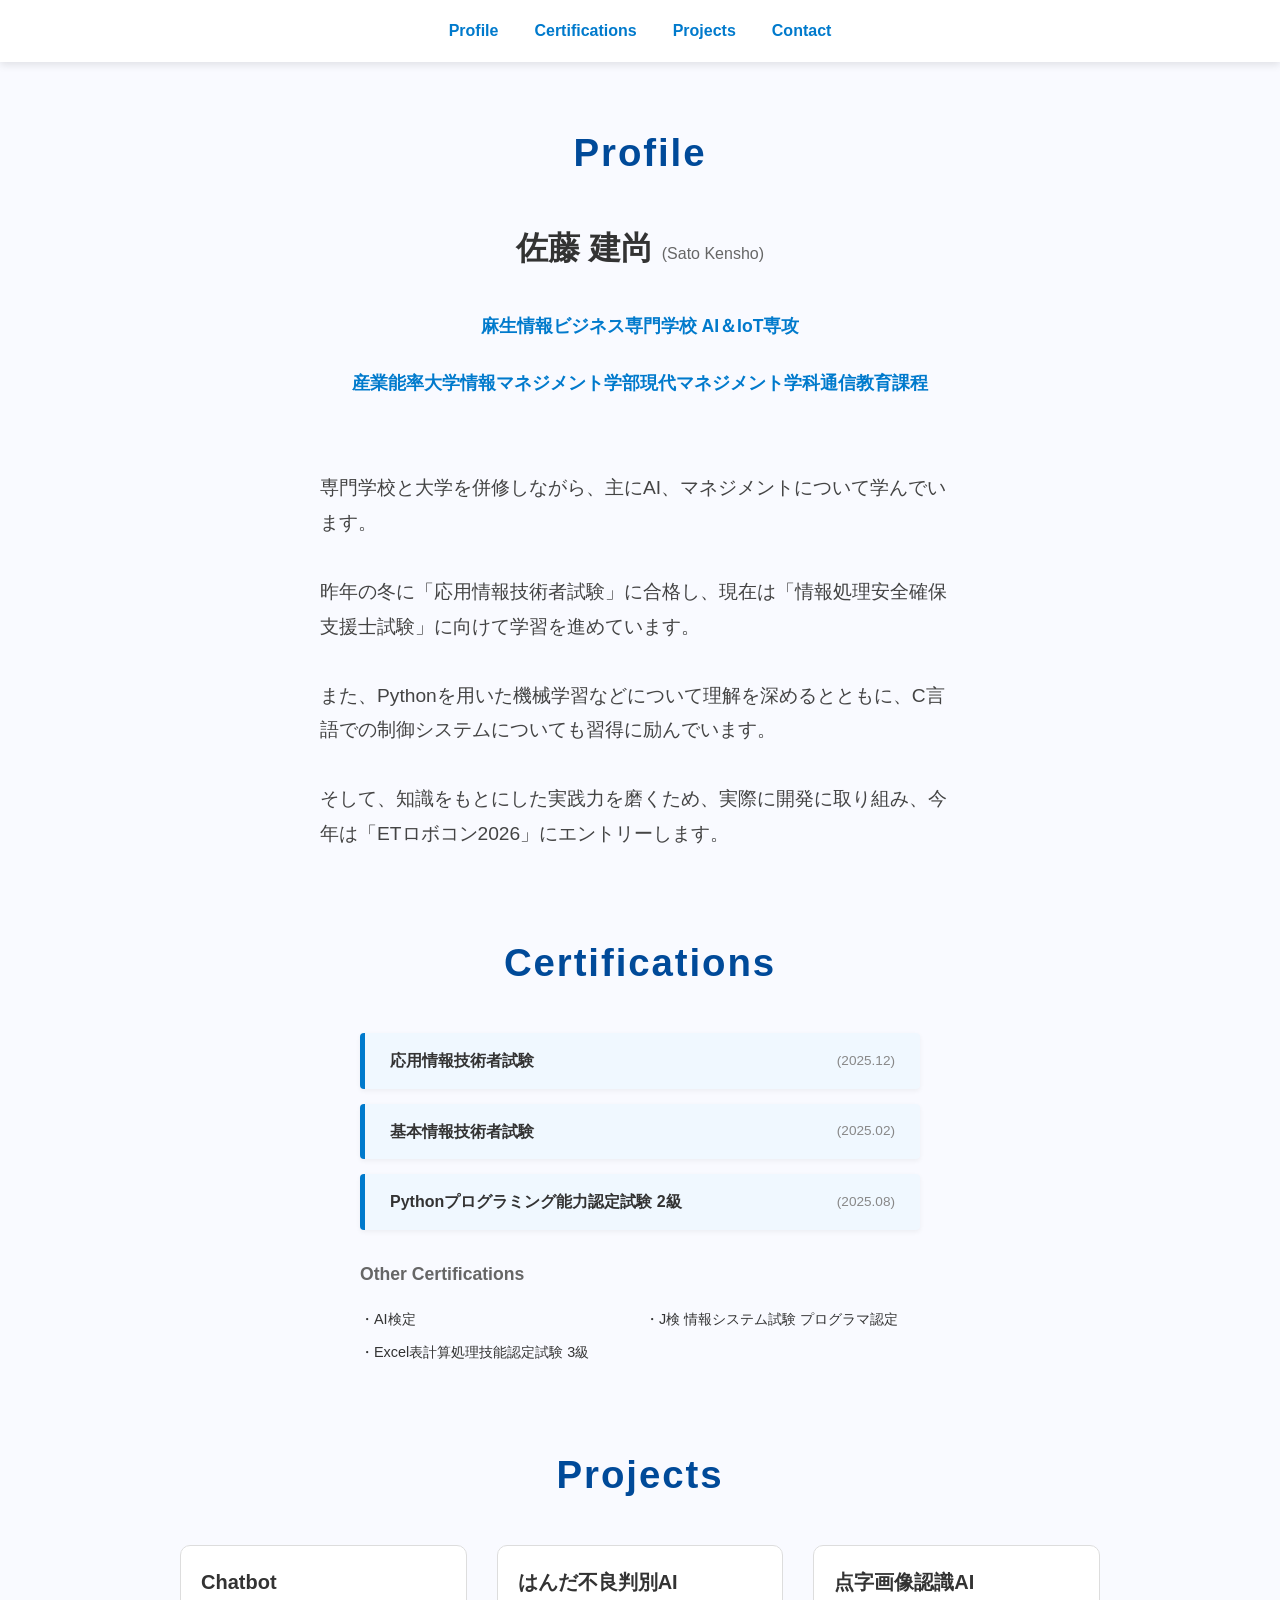
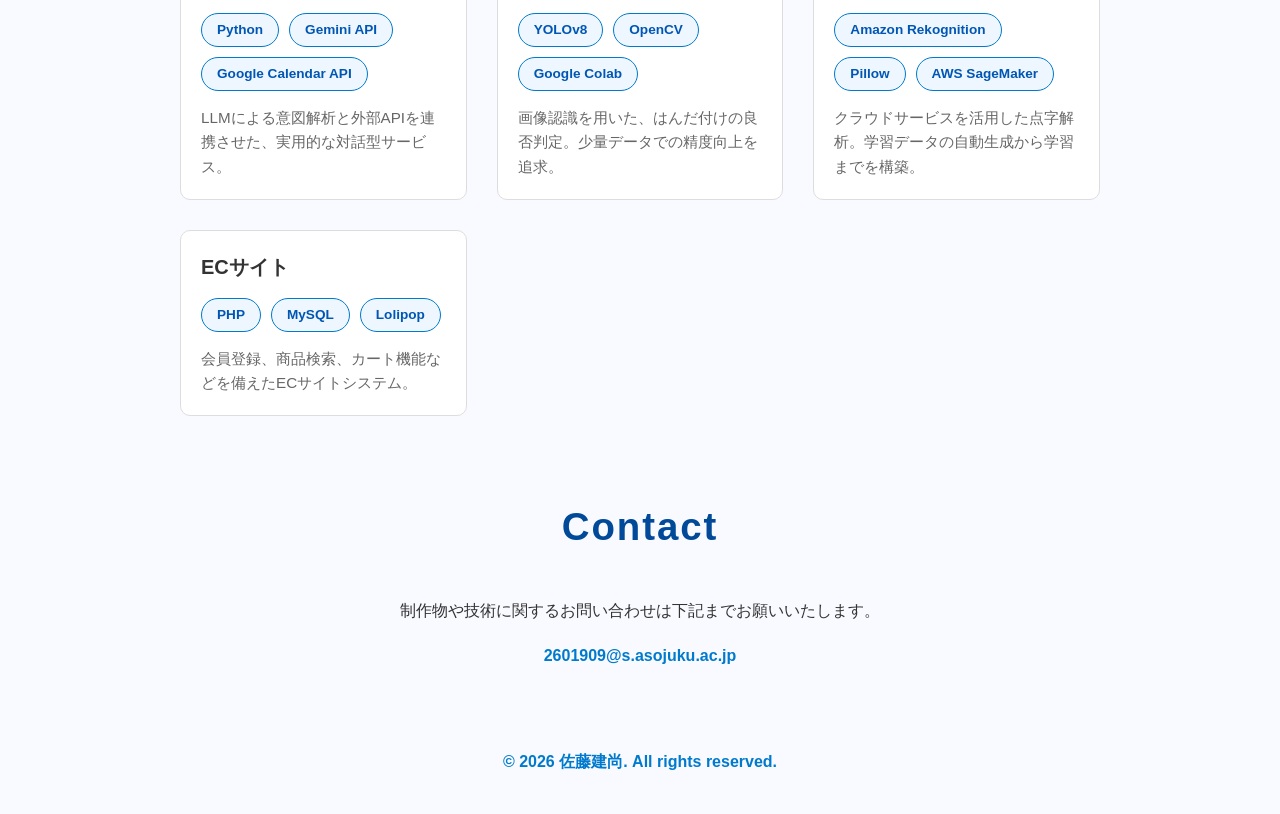
<file: index.html>
<!DOCTYPE html>
<html lang="ja">
<head>
  <meta charset="UTF-8"
  <meta name="viewport" content="width=device-width, initial-scale=1.0">
  <title>佐藤建尚 - Portfolio</title>
  <link rel="stylesheet" href="styles.css">
</head>
<body>
  <header>
    <nav>
      <ul class="nav-list">
        <li><a href="#profile">Profile</a></li>
        <li><a href="#certifications">Certifications</a></li>
        <li><a href="#projects">Projects</a></li>
        <li><a href="#contact">Contact</a></li>
      </ul>
    </nav>
  </header>

  <main>
    <section id="profile" class="fade-in">
      <h1 class="section-title">Profile</h1>
      
      <div class="personal-info" style="text-align: center; margin-bottom: 40px;">
        <h2 style="font-size: 2rem; margin: 0;">佐藤 建尚 <span style="font-size: 1rem; color: var(--text-muted); font-weight: normal;">(Sato Kensho)</span></h2>
        <p style="color: var(--primary-color); font-weight: bold; margin-top: 10px; font-size: 1.1rem;">
          麻生情報ビジネス専門学校 AI＆IoT専攻<br>
          産業能率大学情報マネジメント学部現代マネジメント学科通信教育課程
        </p>
      </div>
    
      <div class="profile-container" style="max-width: 800px; margin: 0 auto; text-align: left; line-height: 1.8;">
        <p>
          専門学校と大学を併修しながら、主にAI、マネジメントについて学んでいます。<br>
          昨年の冬に「応用情報技術者試験」に合格し、現在は「情報処理安全確保支援士試験」に向けて学習を進めています。<br>
          また、Pythonを用いた機械学習などについて理解を深めるとともに、C言語での制御システムについても習得に励んでいます。<br>
          そして、知識をもとにした実践力を磨くため、実際に開発に取り組み、今年は「ETロボコン2026」にエントリーします。
        </p>
      </div>
    </section>
    
    <section id="certifications" class="fade-in">
      <h1 class="section-title">Certifications</h1>
      <div class="cert-container" style="max-width: 800px; margin: 0 auto;">
        <ul class="cert-list">
          <li><strong>応用情報技術者試験</strong> <span class="cert-date">(2025.12)</span></li>
          <li><strong>基本情報技術者試験</strong> <span class="cert-date">(2025.02)</span></li>
          <li><strong>Pythonプログラミング能力認定試験 2級</strong> <span class="cert-date">(2025.08)</span></li>
        </ul>
        <h3 style="margin-top: 30px; font-size: 1.1rem; color: #666;">Other Certifications</h3>
        <ul class="cert-sub-list" style="list-style: none; padding: 0; display: grid; grid-template-columns: 1fr 1fr; gap: 10px; font-size: 0.9rem;">
          <li>・AI検定
          <li>・J検 情報システム試験 プログラマ認定</li>
          <li>・Excel表計算処理技能認定試験 3級</li>
        </ul>
      </div>
    </section>

    <section id="projects" class="fade-in">
      <h1 class="section-title">Projects</h1>
      <div class="projects-grid">

        <a href="project/chatbot.html" class="project-card-link">
          <div class="project-card">
            <h3>Chatbot</h3>
            <ul class="tag-list">
              <li>Python</li>
              <li>Gemini API</li>
              <li>Google Calendar API</li>
            </ul>
            <p>LLMによる意図解析と外部APIを連携させた、実用的な対話型サービス。</p>
          </div>
        </a>

        <a href="project/handa.html" class="project-card-link">
          <div class="project-card">
            <h3>はんだ不良判別AI</h3>
            <ul class="tag-list">
              <li>YOLOv8</li>
              <li>OpenCV</li>
              <li>Google Colab</li>
            </ul>
            <p>画像認識を用いた、はんだ付けの良否判定。少量データでの精度向上を追求。</p>
          </div>
        </a>

        <a href="project/braille.html" class="project-card-link">
          <div class="project-card">
            <h3>点字画像認識AI</h3>
            <ul class="tag-list">
              <li>Amazon Rekognition</li>
              <li>Pillow</li>
              <li>AWS SageMaker</li>
            </ul>
            <p>クラウドサービスを活用した点字解析。学習データの自動生成から学習までを構築。</p>
          </div>
        </a>

        <a href="project/ec.html" class="project-card-link">
          <div class="project-card">
            <h3>ECサイト</h3>
            <ul class="tag-list">
              <li>PHP</li>
              <li>MySQL</li>
              <li>Lolipop</li>
            </ul>
            <p>会員登録、商品検索、カート機能などを備えたECサイトシステム。</p>
          </div>
        </a>

      </div>
    </section>
    
    <section id="contact" class="fade-in">
      <h1 class="section-title">Contact</h1>
      <p>制作物や技術に関するお問い合わせは下記までお願いいたします。</p>
      <p><span style="font-weight: 600; color: #007acc;">2601909@s.asojuku.ac.jp</span></p>
    </section>
    
  </main>
  <footer>
    <p>&copy; 2026 佐藤建尚. All rights reserved.</p>
  </footer>
</body>
</html>
</file>
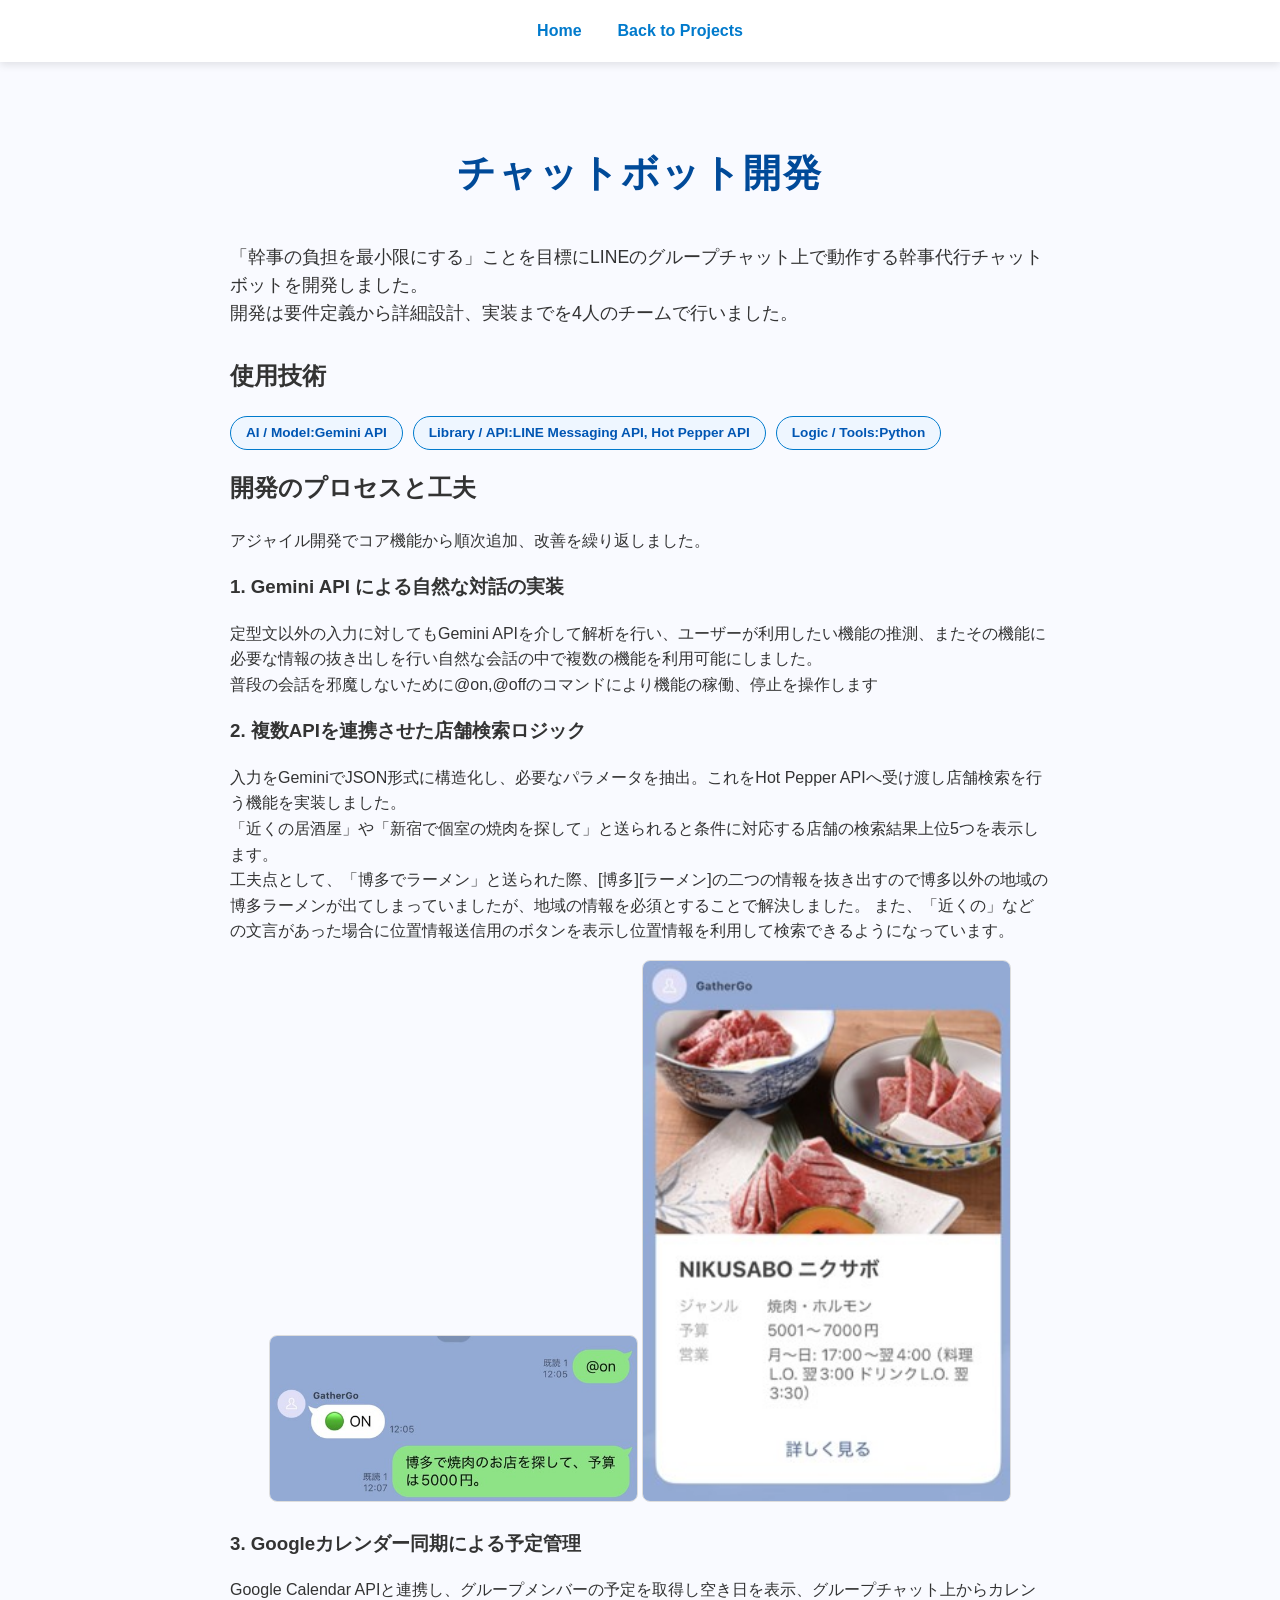
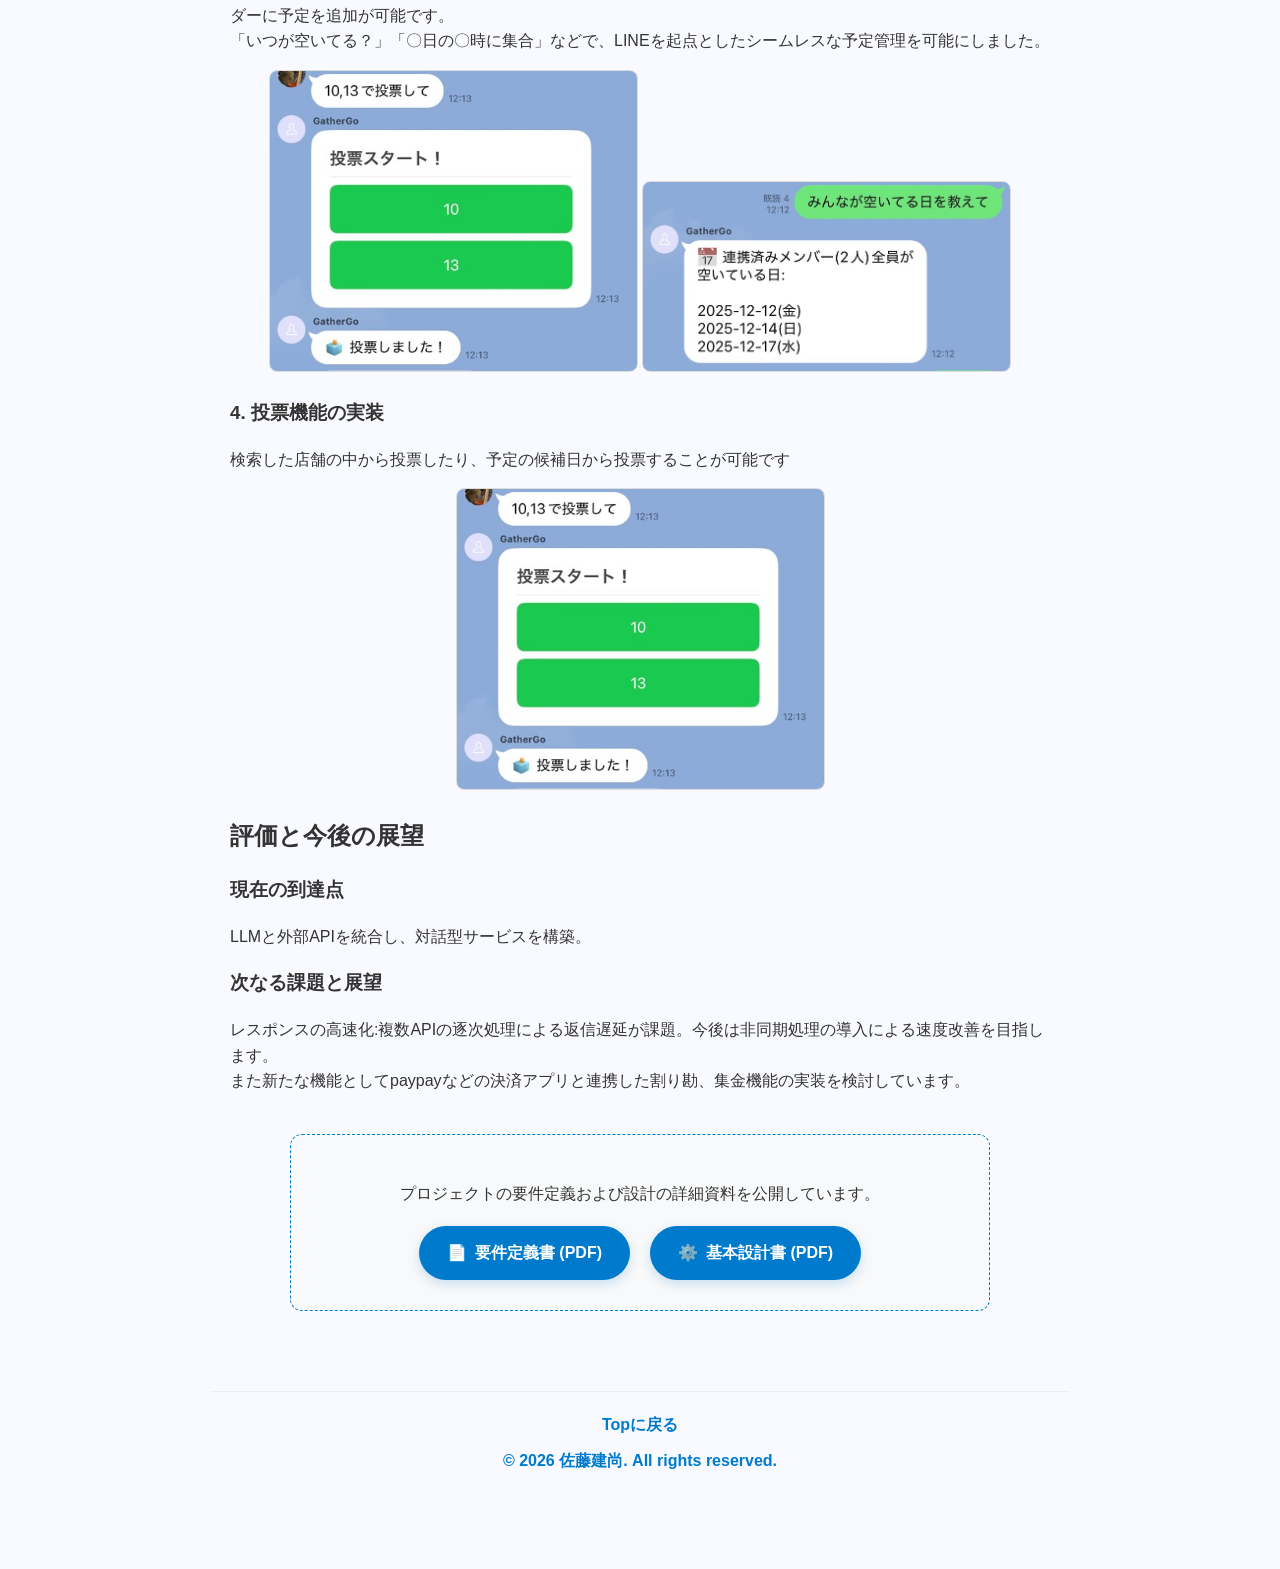
<file: project/chatbot.html>
<!DOCTYPE html>
<html lang="ja">
<head>
  <meta charset="UTF-8">
  <meta name="viewport" content="width=device-width, initial-scale=1.0">
  <title>チャットボット開発 - 佐藤建尚 ポートフォリオ</title>
  <link rel="stylesheet" href="../styles.css">
</head>
<body>
  <header>
    <nav>
      <ul class="nav-list">
        <li><a href="../index.html">Home</a></li>
        <li><a href="../index.html#projects">Back to Projects</a></li>
      </ul>
    </nav>
  </header>

  <main style="padding: 20px; max-width: 900px; margin: auto;">
    <section class="fade-in">
      <h1 class="section-title">チャットボット開発</h1>
      
      <div class="detail-content">
        <p style="font-size: 1.1em; line-height: 1.6; margin-bottom: 30px;">
          「幹事の負担を最小限にする」ことを目標にLINEのグループチャット上で動作する幹事代行チャットボットを開発しました。<br>
          開発は要件定義から詳細設計、実装までを4人のチームで行いました。
        </p>

        <h2>使用技術</h2>
        <ul class="skills-simple">
          <li><strong>AI / Model:</strong> Gemini API </li>
          <li><strong>Library / API:</strong> LINE Messaging API, Hot Pepper API</li>
          <li><strong>Logic / Tools:</strong> Python</li>
        </ul>

        <h2>開発のプロセスと工夫</h2>
        <div class="point-box">
          <p>アジャイル開発でコア機能から順次追加、改善を繰り返しました。</p>
          
          <h3>1. Gemini API による自然な対話の実装</h3>
          <p>定型文以外の入力に対してもGemini APIを介して解析を行い、ユーザーが利用したい機能の推測、またその機能に必要な情報の抜き出しを行い自然な会話の中で複数の機能を利用可能にしました。<br>
          普段の会話を邪魔しないために@on,@offのコマンドにより機能の稼働、停止を操作します</p>
          
          <h3>2. 複数APIを連携させた店舗検索ロジック</h3>
          <p>入力をGeminiでJSON形式に構造化し、必要なパラメータを抽出。これをHot Pepper APIへ受け渡し店舗検索を行う機能を実装しました。<br>
            「近くの居酒屋」や「新宿で個室の焼肉を探して」と送られると条件に対応する店舗の検索結果上位5つを表示します。<br>
            工夫点として、「博多でラーメン」と送られた際、[博多][ラーメン]の二つの情報を抜き出すので博多以外の地域の博多ラーメンが出てしまっていましたが、地域の情報を必須とすることで解決しました。
            また、「近くの」などの文言があった場合に位置情報送信用のボタンを表示し位置情報を利用して検索できるようになっています。
          </p>
          <div style="text-align: center; margin: 10px 0;">
            <img src="img/chatbot01.jpg" alt="対話入力例" style="width: 45%; border-radius: 8px; border: 1px solid #ddd;">
            <img src="img/chatbot02.jpg" alt="店舗検索結果" style="width: 45%; border-radius: 8px; border: 1px solid #ddd;">
          </div>
          
          <h3>3. Googleカレンダー同期による予定管理</h3>
          <p>Google Calendar APIと連携し、グループメンバーの予定を取得し空き日を表示、グループチャット上からカレンダーに予定を追加が可能です。<br>
            「いつが空いてる？」「〇日の〇時に集合」などで、LINEを起点としたシームレスな予定管理を可能にしました。</p>
          <div style="text-align: center; margin: 10px 0;">
            <img src="img/chatbot03.jpg" alt="投票機能" style="width: 45%; border-radius: 8px; border: 1px solid #ddd;">
            <img src="img/chatbot04.jpg" alt="カレンダー空き時間照会" style="width: 45%; border-radius: 8px; border: 1px solid #ddd;">
          </div>
          <h3>4. 投票機能の実装</h3>
          <p>検索した店舗の中から投票したり、予定の候補日から投票することが可能です</p>
          <div style="text-align: center; margin: 10px 0;">
            <img src="img/chatbot03.jpg" alt="投票機能" style="width: 45%; border-radius: 8px; border: 1px solid #ddd;">
          </div>
        </div>


        <h2>評価と今後の展望</h2>
        <div class="evaluation-box">
          <h3>現在の到達点</h3>
          <p>LLMと外部APIを統合し、対話型サービスを構築。</p>
          <h3>次なる課題と展望</h3>
          <p>レスポンスの高速化:複数APIの逐次処理による返信遅延が課題。今後は非同期処理の導入による速度改善を目指します。<br>
          また新たな機能としてpaypayなどの決済アプリと連携した割り勘、集金機能の実装を検討しています。</p>
          
        </div>

        <div class="action-box">
          <p>プロジェクトの要件定義および設計の詳細資料を公開しています。</p>
          
          <div class="doc-link-container">
            <a href="./pdf/チャットボット要件定義書.pdf" target="_blank" class="btn-external">
              <span class="btn-icon">📄</span> 要件定義書 (PDF)
            </a>
        
            <a href="./pdf/チャットボット設計書.pdf" target="_blank" class="btn-external">
              <span class="btn-icon">⚙️</span> 基本設計書 (PDF)
            </a>
          </div>
        </div>
    </section>

    <footer style="margin-top: 50px; text-align: center; padding: 20px 0; border-top: 1px solid #eee;">
      <a href="#">Topに戻る</a>
      <p style="margin-top: 10px;">&copy; 2026 佐藤建尚. All rights reserved.</p>
    </footer>
  </main>
</body>
</html>
</file>
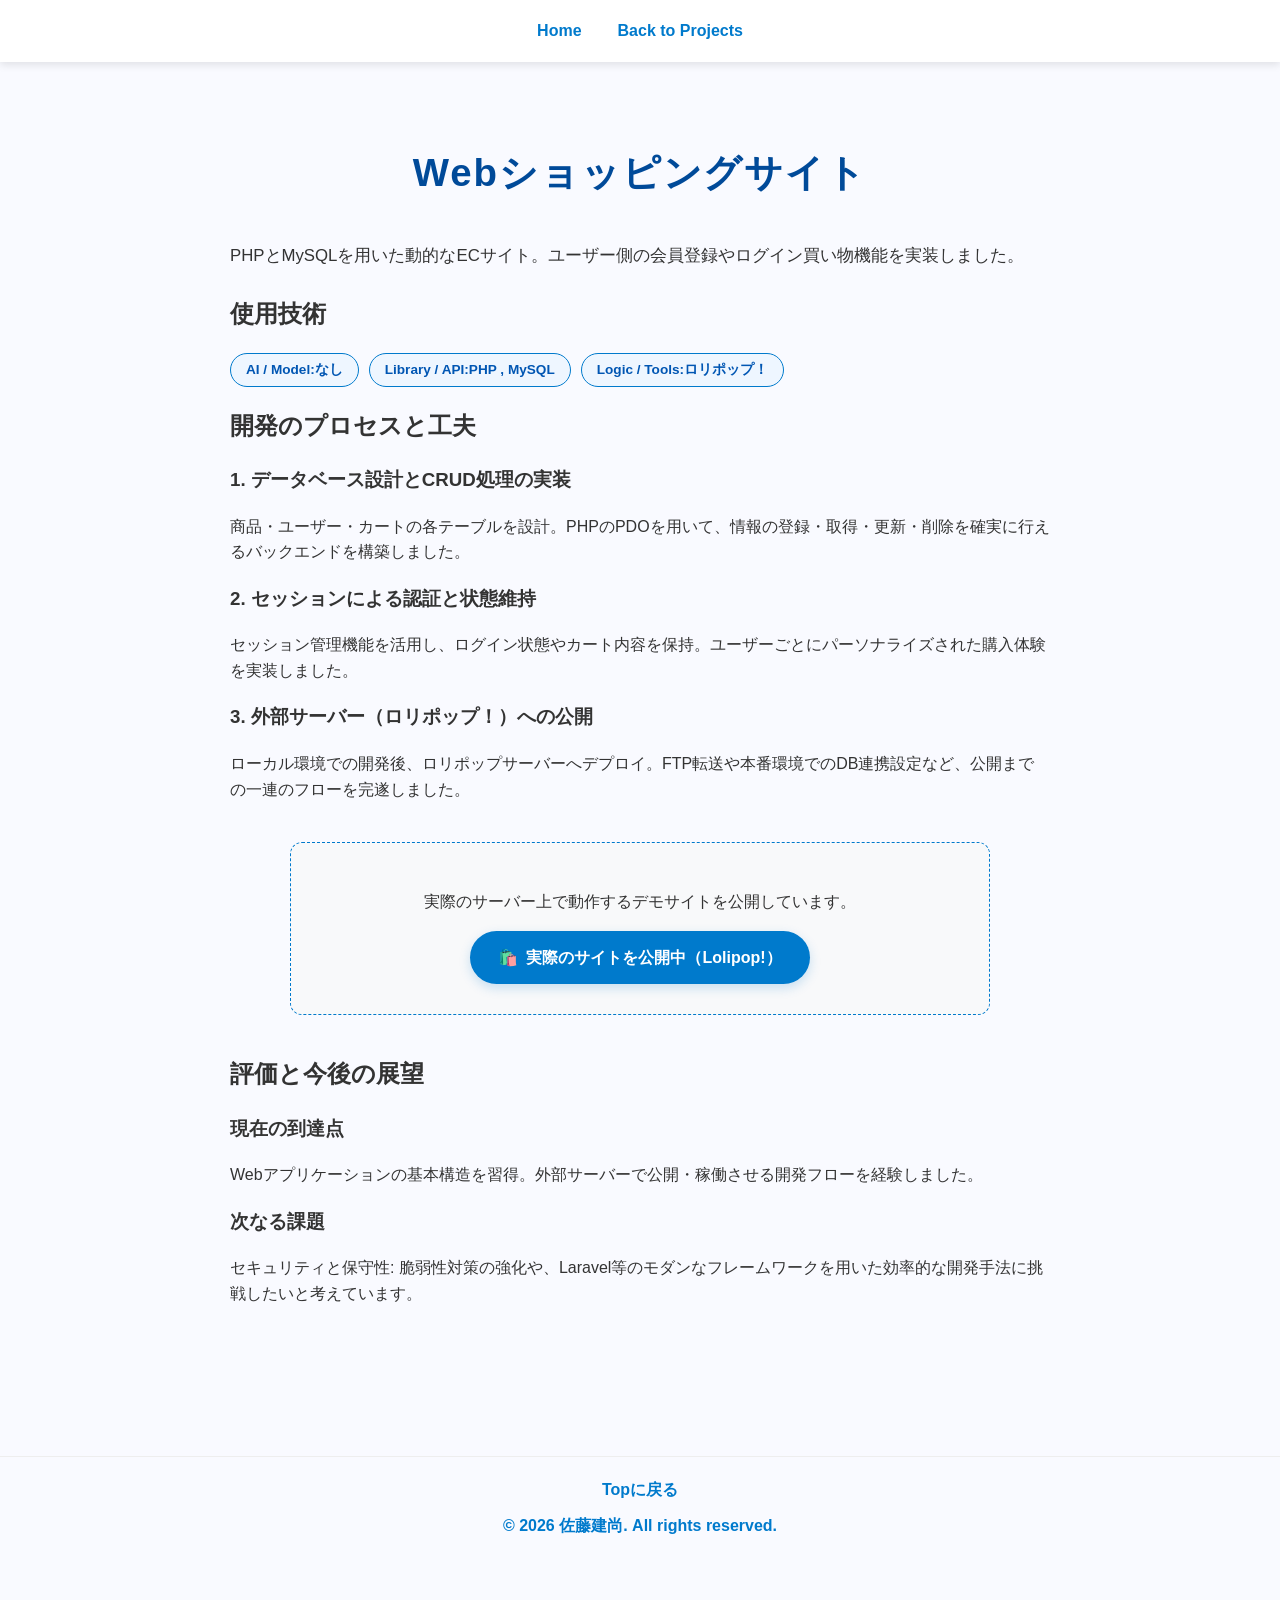
<file: project/ec.html>
<!DOCTYPE html>
<html lang="ja">
<head>
  <meta charset="UTF-8">
  <meta name="viewport" content="width=device-width, initial-scale=1.0">
  <title>ECサイト - 佐藤建尚 ポートフォリオ</title>
  <link rel="stylesheet" href="../styles.css">
</head>
<body>
  <header>
    <nav>
      <ul class="nav-list">
        <li><a href="../index.html">Home</a></li>
        <li><a href="../index.html#projects">Back to Projects</a></li>
      </ul>
    </nav>
  </header>
  <main style="padding: 20px; max-width: 900px; margin: auto;">
    <section class="fade-in">
      <h1 class="section-title">Webショッピングサイト</h1>
      
      <p style="font-size: 1.05em; line-height: 1.6; margin-bottom: 25px;">
        PHPとMySQLを用いた動的なECサイト。ユーザー側の会員登録やログイン買い物機能を実装しました。
      </p>
      
      <h2>使用技術</h2>
      <ul class="skills-simple">
        <li><strong>AI / Model:</strong> なし </li>
        <li><strong>Library / API:</strong> PHP , MySQL</li>
        <li><strong>Logic / Tools:</strong> ロリポップ！</li>
      </ul>
  
      <h2>開発のプロセスと工夫</h2>
      <div class="point-box">
        <h3>1. データベース設計とCRUD処理の実装</h3>
        <p>商品・ユーザー・カートの各テーブルを設計。PHPのPDOを用いて、情報の登録・取得・更新・削除を確実に行えるバックエンドを構築しました。</p>
        
        <h3>2. セッションによる認証と状態維持</h3>
        <p>セッション管理機能を活用し、ログイン状態やカート内容を保持。ユーザーごとにパーソナライズされた購入体験を実装しました。</p>
  
        <h3>3. 外部サーバー（ロリポップ！）への公開</h3>
        <p>ローカル環境での開発後、ロリポップサーバーへデプロイ。FTP転送や本番環境でのDB連携設定など、公開までの一連のフローを完遂しました。</p>
      </div>

      <div class="action-box">
        <p>実際のサーバー上で動作するデモサイトを公開しています。</p>
        <a href="http://aso2401095.babymilk.jp/php2/ec/php/index.php" target="_blank" class="btn-external">
          <span class="btn-icon">🛍️</span> 実際のサイトを公開中（Lolipop!）
        </a>
      </div>
      
      <h2>評価と今後の展望</h2>
      <div class="evaluation-box">
        <h3>現在の到達点</h3>
        <p>Webアプリケーションの基本構造を習得。外部サーバーで公開・稼働させる開発フローを経験しました。</p>
        
        <h3>次なる課題</h3>
        <p>セキュリティと保守性: 脆弱性対策の強化や、Laravel等のモダンなフレームワークを用いた効率的な開発手法に挑戦したいと考えています。</p>
      </div>
    </section>
  </main>
  <footer style="margin-top: 50px; text-align: center; padding: 20px 0; border-top: 1px solid #eee;">
    <a href="#">Topに戻る</a>
    <p style="margin-top: 10px;">&copy; 2026 佐藤建尚. All rights reserved.</p>
  </footer>
</body>
</html>
</file>
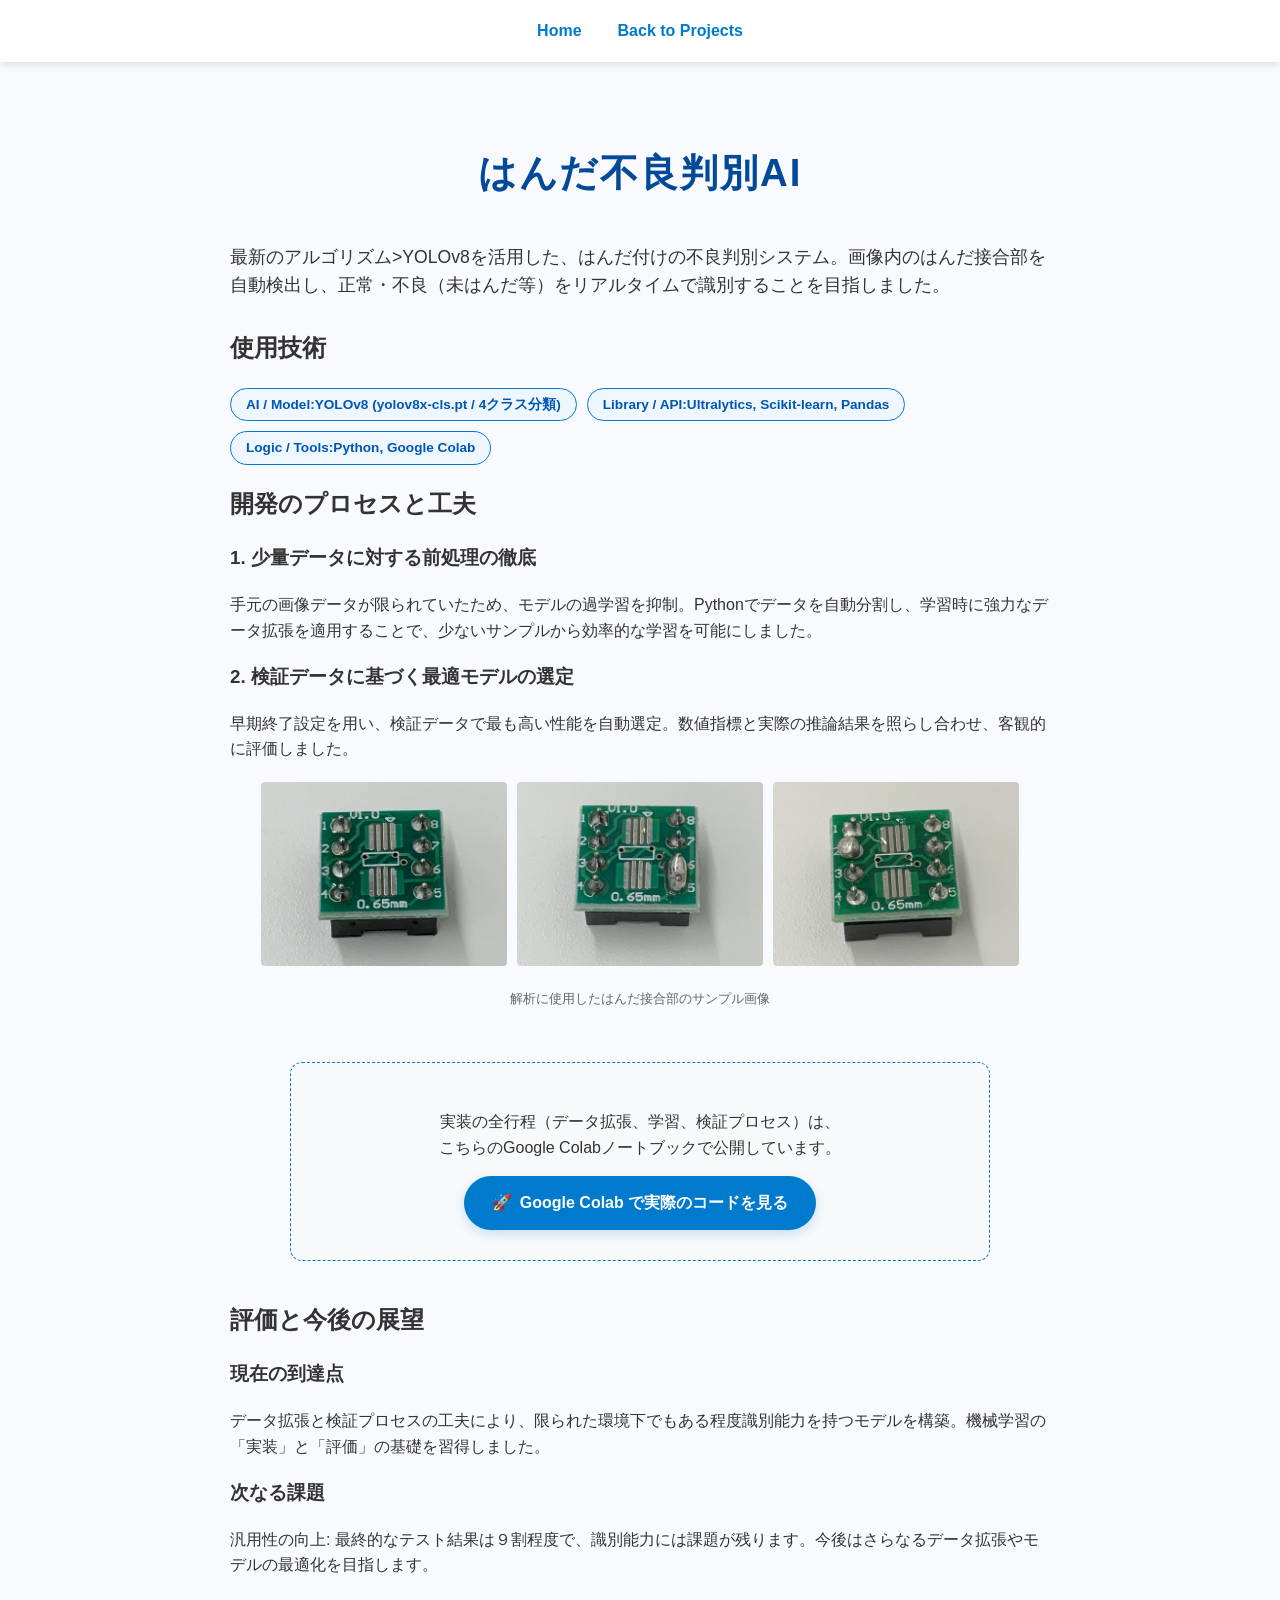
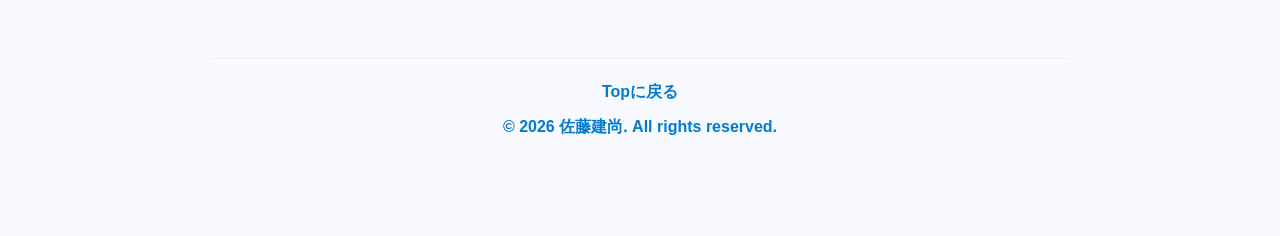
<file: project/handa.html>
<!DOCTYPE html>
<html lang="ja">
<head>
  <meta charset="UTF-8">
  <meta name="viewport" content="width=device-width, initial-scale=1.0">
  <title>はんだ不良判別AI - 佐藤建尚 ポートフォリオ</title>
  <link rel="stylesheet" href="../styles.css">
</head>
<body>
  <header>
    <nav>
      <ul class="nav-list">
        <li><a href="../index.html">Home</a></li>
        <li><a href="../index.html#projects">Back to Projects</a></li>
      </ul>
    </nav>
  </header>

  <main style="padding: 20px; max-width: 900px; margin: auto;">
    <section class="fade-in">
      <h1 class="section-title">はんだ不良判別AI</h1>
      
      <div class="detail-content">
        <p style="font-size: 1.1em; line-height: 1.6; margin-bottom: 30px;">
          最新のアルゴリズム>YOLOv8を活用した、はんだ付けの不良判別システム。画像内のはんだ接合部を自動検出し、正常・不良（未はんだ等）をリアルタイムで識別することを目指しました。
        </p>

        <h2>使用技術</h2>
        <ul class="skills-simple">
          <li><strong>AI / Model:</strong> YOLOv8 (yolov8x-cls.pt / 4クラス分類)</li>
          <li><strong>Library / API:</strong> Ultralytics, Scikit-learn, Pandas</li>
          <li><strong>Logic / Tools:</strong> Python, Google Colab </li>
        </ul>

        <h2>開発のプロセスと工夫</h2>
        <div class="point-box">
          <h3>1. 少量データに対する前処理の徹底</h3>
          <p>手元の画像データが限られていたため、モデルの過学習を抑制。Pythonでデータを自動分割し、学習時に強力なデータ拡張を適用することで、少ないサンプルから効率的な学習を可能にしました。</p>
          
          <h3>2. 検証データに基づく最適モデルの選定</h3>
          <p>早期終了設定を用い、検証データで最も高い性能を自動選定。数値指標と実際の推論結果を照らし合わせ、客観的に評価しました。</p>
            
            <div style="display: flex; flex-wrap: wrap; gap: 10px; justify-content: center; margin: 20px 0;">
            <img src="img/handa01.jpeg" alt="良品サンプル" style="width: 30%; border-radius: 4px;">
            <img src="img/handa02.jpeg" alt="不良品サンプル1" style="width: 30%; border-radius: 4px;">
            <img src="img/handa03.jpeg" alt="不良品サンプル2" style="width: 30%; border-radius: 4px;">
            <p style="font-size: 0.8em; color: #666; width: 100%; text-align: center;">解析に使用したはんだ接合部のサンプル画像</p>
          </div>
        </div>

        <div class="action-box">
          <p>実装の全行程（データ拡張、学習、検証プロセス）は、<br>こちらのGoogle Colabノートブックで公開しています。</p>
          <a href="https://colab.research.google.com/drive/1oUuje1vLH4-_8JPEATPIzIXx5aIgitaJ?usp=sharing" target="_blank" class="btn-external">
            <span class="btn-icon">🚀</span> Google Colab で実際のコードを見る
          </a>
        </div>

        <h2>評価と今後の展望</h2>
        <div class="evaluation-box">
          <h3>現在の到達点</h3>
          <p>データ拡張と検証プロセスの工夫により、限られた環境下でもある程度識別能力を持つモデルを構築。機械学習の「実装」と「評価」の基礎を習得しました。</p>
          
          <h3>次なる課題</h3>
          <p>汎用性の向上: 最終的なテスト結果は９割程度で、識別能力には課題が残ります。今後はさらなるデータ拡張やモデルの最適化を目指します。</p>
        </div>
        </div>
      </div>
    </section>

    <footer style="margin-top: 50px; text-align: center; padding: 20px 0; border-top: 1px solid #eee;">
      <a href="#">Topに戻る</a>
      <p style="margin-top: 10px;">&copy; 2026 佐藤建尚. All rights reserved.</p>
    </footer>
  </main>
</body>
</html>
</file>
<file: styles.css>
/* --- Variables & Reset --- */
:root {
  --primary-color: #007acc;
  --primary-hover: #005fa3;
  --bg-color: #f9faff;
  --text-color: #333;
  --text-muted: #666;
  --card-bg: #ffffff;
  --tag-bg: #eef6ff;
  --border-color: #ddd;
  --shadow-sm: 0 3px 8px rgba(0,0,0,0.1);
  --shadow-md: 0 10px 20px rgba(0,0,0,0.1);
  --shadow-lg: 0 20px 45px rgba(0,0,0,0.12);
  --transition: 0.3s ease;
}

* {
  box-sizing: border-box;
}

body {
  margin: 0;
  font-family: 'Segoe UI', "Helvetica Neue", Arial, sans-serif;
  background: var(--bg-color);
  color: var(--text-color);
  line-height: 1.6;
  -webkit-font-smoothing: antialiased;
}

a {
  text-decoration: none;
  color: var(--primary-color);
  transition: var(--transition);
}

a:hover {
  color: var(--primary-hover);
}

/* --- Layout Components --- */
header {
  background: white;
  padding: 18px 30px;
  box-shadow: var(--shadow-sm);
  position: sticky;
  top: 0;
  z-index: 100;
}

nav {
  max-width: 960px;
  margin: 0 auto;
}

.nav-list {
  list-style: none;
  display: flex;
  justify-content: center;
  gap: 36px;
  padding: 0;
  margin: 0;
  font-weight: 600;
}

.section-title {
  text-align: center;
  font-size: 2.4rem;
  font-weight: 800;
  color: #004a99;
  margin: 60px 0 40px;
  letter-spacing: 0.05em;
}

section {
  max-width: 960px;
  margin: 0 auto 80px;
  padding: 0 20px;
}

/* --- Profile --- */
#profile {
  max-width: 680px;
  text-align: center;
}

#profile p {
  font-size: 1.2rem;
  color: #444;
  margin-top: 20px;
  white-space: pre-line;
}

/* --- Projects Grid --- */
.projects-grid {
  display: grid;
  grid-template-columns: repeat(auto-fit, minmax(280px, 1fr));
  gap: 30px;
  margin-top: 30px;
}

.project-card {
  background: var(--card-bg);
  border: 1px solid var(--border-color);
  border-radius: 10px;
  padding: 20px;
  transition: transform var(--transition), box-shadow var(--transition);
  height: 100%;
}

.project-card:hover {
  transform: translateY(-5px);
  box-shadow: var(--shadow-md);
  border-color: var(--primary-color);
}

.project-card-link {
  color: inherit;
}

.project-card h3 {
  margin: 0 0 10px;
  font-size: 1.25rem;
  color: var(--text-color);
}

.project-card p {
  margin: 0;
  font-size: 0.95rem;
  color: var(--text-muted);
}


/* --- Tags (Shared Style) --- */
.tag-list, .skills-simple {
  list-style: none;
  padding: 0;
  margin: 15px 0;
  display: flex;
  flex-wrap: wrap;
  gap: 10px;
}

.tag-list li, .skills-simple li {
  background: var(--tag-bg);
  border: 1px solid var(--primary-color);
  color: #0056b3;
  padding: 5px 15px;
  border-radius: 20px;
  font-size: 0.85rem;
  font-weight: 600;
  white-space: nowrap;
  display: flex;
  align-items: center;
}

/* --- Work Items (Vertical List) --- */
.gallery {
  max-width: 720px;
}

.work-item {
  display: flex;
  background: white;
  border-radius: 18px;
  box-shadow: var(--shadow-lg);
  overflow: hidden;
  transition: transform 0.5s ease, box-shadow 0.5s ease;
  margin-bottom: 40px;
}

.work-item:hover {
  transform: translateY(-10px);
  box-shadow: 0 30px 60px rgba(0,0,0,0.2);
}

.work-item img {
  width: 280px;
  height: 180px;
  object-fit: cover;
  transition: transform 0.6s ease;
  flex-shrink: 0;
}

.work-item:hover img {
  transform: scale(1.08);
}

.work-content {
  padding: 20px 25px;
  flex: 1;
  display: flex;
  flex-direction: column;
  justify-content: center;
}

/* --- Certifications --- */
#certifications {
  max-width: 600px;
}

.cert-list {
  list-style: none;
  padding: 0;
}

.cert-list li {
  background: #f0f8ff;
  border-left: 5px solid var(--primary-color);
  margin-bottom: 15px;
  padding: 15px 25px;
  border-radius: 4px;
  box-shadow: 0 2px 5px rgba(0,0,0,0.05);
  display: flex;
  align-items: center;
}

.cert-name {
  font-size: 1.1rem;
  font-weight: 700;
}

.cert-date {
  font-size: 0.85em;
  color: #888;
  margin-left: auto; 
}

.cert-sub-list {
  list-style: none;
  padding: 0;
  display: grid;
  grid-template-columns: repeat(auto-fit, minmax(240px, 1fr));
  gap: 12px;
  margin-top: 20px;
}

.cert-sub-item {
  background: #fff;
  border: 1px solid #eee;
  padding: 10px 15px;
  border-radius: 6px;
  font-size: 0.9rem;
  color: var(--text-muted);
  display: flex;
  align-items: center;
}

.cert-sub-item::before {
  content: "✔";
  color: var(--primary-color);
  margin-right: 8px;
  font-weight: bold;
}

/* --- Action Box & Buttons --- */
.action-box {
  text-align: center;
  margin: 40px auto;
  padding: 30px 20px;
  background: #f8f9fa;
  border-radius: 12px;
  border: 1px dashed var(--primary-color);
  max-width: 700px;
}

.btn-external, .visit-button {
  background-color: var(--primary-color);
  color: #fff !important;
  padding: 14px 28px;
  border-radius: 30px;
  font-weight: bold;
  display: inline-flex;
  align-items: center;
  transition: var(--transition);
  box-shadow: 0 4px 12px rgba(0, 122, 204, 0.2);
  border: none;
  cursor: pointer;
}

.btn-external:hover, .visit-button:hover {
  background-color: var(--primary-hover) !important;
  transform: translateY(-2px);
  box-shadow: 0 6px 15px rgba(0, 122, 204, 0.3);
}

/* ドキュメントリンク専用のレイアウト */
.doc-link-container {
  display: flex;
  justify-content: center;
  gap: 20px;
  flex-wrap: wrap;
  margin-top: 20px;
}

.btn-icon {
  margin-right: 8px;
}

/* --- Animations --- */
.fade-in {
  opacity: 0;
  transform: translateY(40px);
  animation: fadeInUp 1s forwards;
}

.delay-1 { animation-delay: 0.4s; }
.delay-2 { animation-delay: 0.8s; }
.delay-3 { animation-delay: 1.2s; }

@keyframes fadeInUp {
  to {
    opacity: 1;
    transform: translateY(0);
  }
}

/* --- Contact --- */
#contact {
  text-align: center; /* これで文字とボタンが中央に寄ります */
}

#contact p {
  margin-bottom: 20px;
}

/* Emailのメルアド部分だけ少し目立たせるなら */
#contact span {
  font-weight: 700;
  color: var(--primary-color);
  display: block; /* 改行して独立させる場合 */
  margin-top: 10px;
}


/* --- Footer --- */
footer {
  text-align: center;
  color: var(--primary-color);
  font-weight: 600;
  margin: 60px 0 40px;
}

/* --- Responsive --- */
@media (max-width: 720px) {
  .work-item {
    flex-direction: column;
  }
  .work-item img {
    width: 100%;
  }
  .nav-list {
    gap: 20px;
  }
}

@media (max-width: 480px) {
  .nav-list {
    flex-wrap: wrap;
    font-size: 0.9rem;
  }
  .section-title {
    font-size: 1.8rem;
  }
}
</file>
